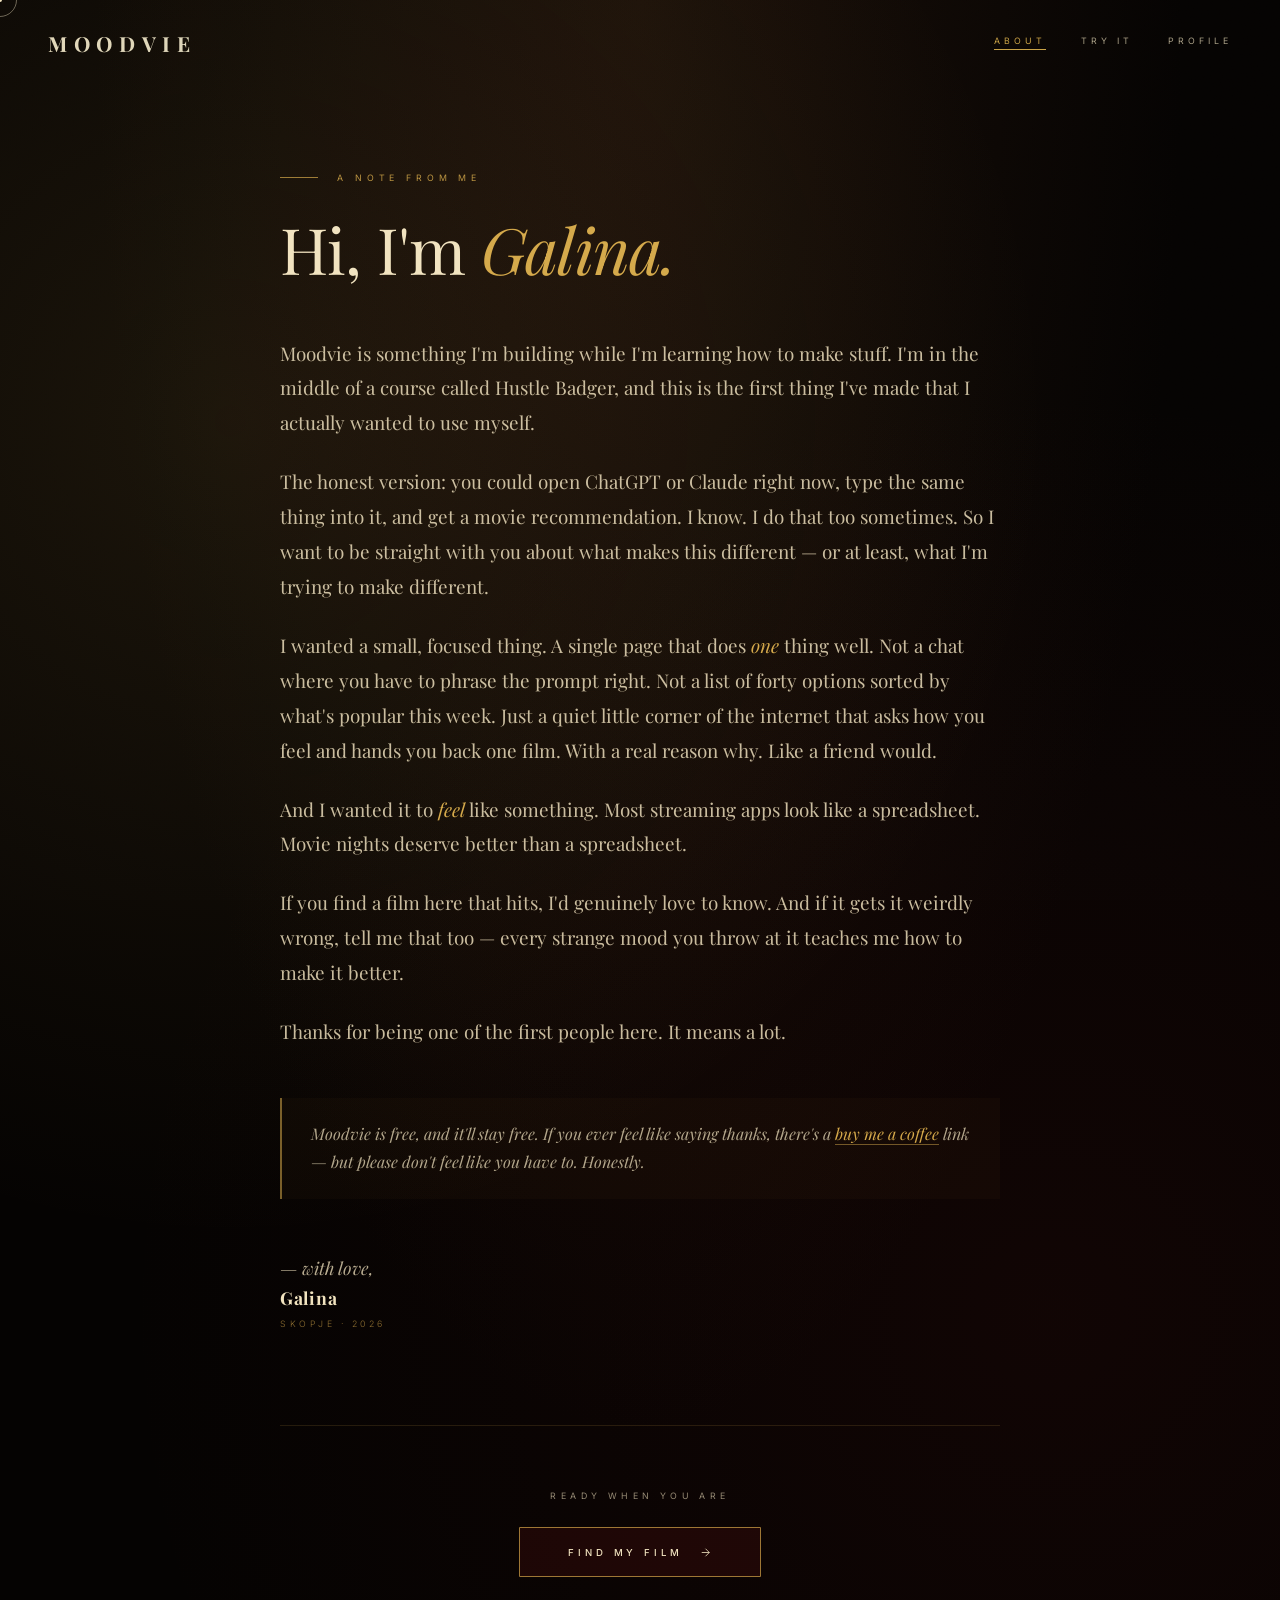
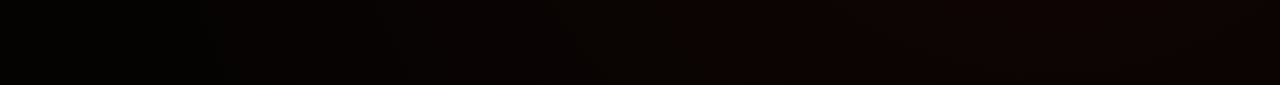
<file: about.html>
<!DOCTYPE html>
<html lang="en">
<head>
  <meta charset="UTF-8">
  <meta name="viewport" content="width=device-width, initial-scale=1.0">
  <title>About · Moodvie</title>
  <link rel="preconnect" href="https://fonts.googleapis.com">
  <link rel="preconnect" href="https://fonts.gstatic.com" crossorigin>
  <link href="https://fonts.googleapis.com/css2?family=Playfair+Display:ital,wght@0,400;0,700;0,900;1,400;1,700&family=Inter:wght@300;400;500;600&display=swap" rel="stylesheet">
  <style>
    *, *::before, *::after { box-sizing:border-box; margin:0; padding:0; }
    :root {
      --cream:  #f1e3bf;
      --gold:   #d4a84a;
      --amber:  #b4761e;
      --crimson:#7a1818;
      --ink:    #1a0f08;
      --deep:   #050302;
      --serif:  'Playfair Display', Georgia, serif;
      --sans:   'Inter', sans-serif;
    }
    html, body {
      width:100%;
      background:#050302;
      color:var(--cream);
      font-family:var(--sans);
      overflow-x:hidden;
      cursor:none;
      -webkit-font-smoothing:antialiased;
    }

    /* Custom cursor */
    .cursor {
      position:fixed; top:0; left:0;
      width:34px; height:34px;
      border:1px solid rgba(241,227,191,0.45); border-radius:50%;
      pointer-events:none; z-index:9999;
      transform:translate(-50%,-50%);
      mix-blend-mode:difference;
      transition:width .35s, height .35s, border-color .35s;
    }
    .cursor-dot {
      position:fixed; top:0; left:0;
      width:4px; height:4px;
      background:var(--cream); border-radius:50%;
      pointer-events:none; z-index:10000;
      transform:translate(-50%,-50%);
    }
    body:has(a:hover) .cursor { width:70px; height:70px; border-color:rgba(212,168,74,0.95); }

    /* Film grain */
    .grain {
      position:fixed; inset:0; z-index:9000; pointer-events:none; opacity:0.08;
      mix-blend-mode:overlay;
      background-image:url("data:image/svg+xml,%3Csvg viewBox='0 0 240 240' xmlns='http://www.w3.org/2000/svg'%3E%3Cfilter id='n'%3E%3CfeTurbulence type='fractalNoise' baseFrequency='1.1' numOctaves='3' stitchTiles='stitch'/%3E%3C/filter%3E%3Crect width='100%25' height='100%25' filter='url(%23n)'/%3E%3C/svg%3E");
      background-size:200px;
      animation:grain 1.4s steps(8) infinite;
    }
    @keyframes grain {
      0%,100%{transform:translate(0,0)}  20%{transform:translate(-3%,2%)}
      40%{transform:translate(2%,-3%)}    60%{transform:translate(-2%,3%)}
      80%{transform:translate(3%,-2%)}
    }

    /* Nav */
    .nav {
      position:fixed; top:0; left:0; right:0; z-index:100;
      padding:1.8rem 3rem;
      display:flex; align-items:center; justify-content:space-between;
      mix-blend-mode:difference;
    }
    .marquee {
      font-family:var(--serif); font-size:1.3rem; font-weight:700;
      letter-spacing:0.32em; text-transform:uppercase; color:var(--cream);
      text-decoration:none; cursor:none;
    }
    .nav-links { display:flex; align-items:center; gap:2.2rem; }
    .nav-link {
      font-family:var(--sans); font-size:0.55rem; font-weight:400;
      letter-spacing:0.45em; text-transform:uppercase;
      color:rgba(241,227,191,0.7);
      text-decoration:none; cursor:none;
      position:relative; padding-bottom:4px;
      transition:color .3s ease;
    }
    .nav-link.active { color:var(--gold); }
    .nav-link::after {
      content:''; position:absolute; left:0; right:0; bottom:0;
      height:1px; background:var(--gold);
      transform:scaleX(0); transform-origin:left;
      transition:transform .4s cubic-bezier(.22,1,.36,1);
    }
    .nav-link:hover { color:var(--cream); }
    .nav-link:hover::after { transform:scaleX(1); }
    .nav-link.active::after { transform:scaleX(1); }

    /* Note section */
    .note-section {
      min-height:100vh;
      padding:18vh 6vw 12vh;
      background:
        radial-gradient(ellipse at top, #1a0f08 0%, #050302 60%);
      position:relative; overflow:hidden;
    }
    .note-section::before {
      content:''; position:absolute; inset:0;
      background:
        radial-gradient(circle at 18% 25%, rgba(212,168,74,0.10), transparent 50%),
        radial-gradient(circle at 82% 78%, rgba(122,24,24,0.10), transparent 55%);
      pointer-events:none;
    }
    .note-inner {
      max-width:720px; margin:0 auto;
      position:relative; z-index:2;
    }
    .note-eyebrow {
      font-family:var(--sans); font-size:0.55rem; font-weight:400;
      letter-spacing:0.55em; text-transform:uppercase;
      color:rgba(212,168,74,0.85);
      display:inline-flex; align-items:center; gap:1.2rem;
      margin-bottom:2rem;
      opacity:0; transform:translateX(-20px);
      animation:fadeIn 0.9s 0.2s ease forwards;
    }
    .note-eyebrow::before { content:''; width:38px; height:1px; background:rgba(212,168,74,0.7); }

    .note-headline {
      font-family:var(--serif);
      font-size:clamp(2.4rem, 5vw, 4.2rem);
      font-weight:400; line-height:1.05; color:var(--cream);
      letter-spacing:-0.012em;
      margin-bottom:3.4rem;
      opacity:0; transform:translateY(30px);
      animation:fadeIn 1.1s 0.35s cubic-bezier(.22,1,.36,1) forwards;
    }
    .note-headline em { font-style:italic; color:var(--gold); }

    .note-body p {
      font-family:var(--serif);
      font-size:1.18rem; font-weight:400;
      line-height:1.85; color:rgba(241,227,191,0.82);
      margin-bottom:1.5rem;
      opacity:0; transform:translateY(20px);
      animation:fadeIn 1s ease forwards;
    }
    .note-body p:nth-child(1) { animation-delay:0.55s; }
    .note-body p:nth-child(2) { animation-delay:0.75s; }
    .note-body p:nth-child(3) { animation-delay:0.95s; }
    .note-body p:nth-child(4) { animation-delay:1.15s; }
    .note-body p:nth-child(5) { animation-delay:1.35s; }
    .note-body p:nth-child(6) { animation-delay:1.55s; }
    .note-body p:last-child { margin-bottom:0; }
    .note-body em { font-style:italic; color:var(--gold); }
    .note-body a {
      color:var(--gold); text-decoration:none;
      border-bottom:1px solid rgba(212,168,74,0.5);
      transition:border-color .3s;
    }
    .note-body a:hover { border-bottom-color:var(--gold); }

    .note-coffee {
      margin-top:3rem;
      padding:1.4rem 1.8rem;
      border-left:2px solid rgba(212,168,74,0.55);
      background:rgba(212,168,74,0.03);
      font-family:var(--serif); font-style:italic;
      font-size:1rem; line-height:1.75;
      color:rgba(241,227,191,0.72);
      opacity:0; transform:translateY(20px);
      animation:fadeIn 1s 1.7s ease forwards;
    }
    .note-coffee a {
      color:var(--gold); text-decoration:none;
      border-bottom:1px solid rgba(212,168,74,0.5);
      transition:border-color .3s;
    }
    .note-coffee a:hover { border-bottom-color:var(--gold); }

    .note-signature {
      margin-top:3.6rem;
      font-family:var(--serif); font-style:italic;
      font-size:1.1rem; color:rgba(241,227,191,0.75);
      opacity:0; transform:translateY(20px);
      animation:fadeIn 1s 1.9s ease forwards;
    }
    .note-signature .name {
      display:block; color:var(--cream); font-weight:700;
      margin-top:0.4rem; font-style:normal;
      letter-spacing:0.04em;
    }
    .note-signature .place {
      display:block;
      font-family:var(--sans); font-size:0.55rem; font-weight:300;
      letter-spacing:0.4em; text-transform:uppercase;
      color:rgba(212,168,74,0.65);
      margin-top:0.6rem; font-style:normal;
    }

    /* Bottom CTA back to app */
    .back-cta {
      text-align:center;
      margin-top:6rem;
      padding-top:4rem;
      border-top:1px solid rgba(212,168,74,0.15);
      opacity:0; transform:translateY(20px);
      animation:fadeIn 1s 2.1s ease forwards;
    }
    .back-cta p {
      font-family:var(--sans); font-size:0.55rem; font-weight:400;
      letter-spacing:0.5em; text-transform:uppercase;
      color:rgba(241,227,191,0.6);
      margin-bottom:1.6rem;
    }
    .enter-btn {
      display:inline-flex; align-items:center; gap:1rem;
      padding:1.1rem 3rem;
      border:1px solid rgba(212,168,74,0.7);
      background:rgba(122,24,24,0.18);
      color:var(--cream);
      font-family:var(--sans); font-size:0.6rem; font-weight:500;
      letter-spacing:0.4em; text-transform:uppercase;
      text-decoration:none; border-radius:1px;
      position:relative; overflow:hidden; cursor:none;
    }
    .enter-btn::before {
      content:''; position:absolute; inset:0;
      background:linear-gradient(90deg, var(--gold), var(--amber));
      transform:translateX(-101%);
      transition:transform .55s cubic-bezier(.4,0,.2,1);
    }
    .enter-btn:hover::before { transform:translateX(0); }
    .enter-btn:hover { color:var(--deep); border-color:var(--gold); }
    .enter-btn span, .enter-btn svg { position:relative; z-index:1; }

    @keyframes fadeIn {
      to { opacity:1; transform:translate(0,0); }
    }

    @media (hover:none), (pointer:coarse) {
      html, body { cursor:auto; }
      .cursor, .cursor-dot { display:none !important; }
      a, button { cursor:auto; }
    }
    @media (max-width:780px) {
      .nav { padding:1.4rem 1.5rem; }
      .nav-links { gap:1.2rem; }
      .marquee { font-size:1rem; }
      .note-section { padding:14vh 5vw 10vh; }
      .note-headline { font-size:clamp(2rem, 6vw, 3rem); }
      .note-body p { font-size:1rem; line-height:1.7; }
      .note-coffee { font-size:0.9rem; }
      .enter-btn { padding:1rem 2.5rem; font-size:0.55rem; }
    }
  </style>
</head>
<body>

  <div class="cursor" id="cursor"></div>
  <div class="cursor-dot" id="dot"></div>
  <div class="grain"></div>

  <nav class="nav">
    <a class="marquee" href="/">Moodvie</a>
    <div class="nav-links">
      <a class="nav-link active" href="about.html">About</a>
      <a class="nav-link" href="app.html">Try it</a>
      <a class="nav-link" href="profile.html">Profile</a>
    </div>
  </nav>

  <section class="note-section">
    <div class="note-inner">
      <p class="note-eyebrow">A note from me</p>
      <h2 class="note-headline">Hi, I'm <em>Galina.</em></h2>

      <div class="note-body">
        <p>Moodvie is something I'm building while I'm learning how to make stuff. I'm in the middle of a course called Hustle Badger, and this is the first thing I've made that I actually wanted to use myself.</p>

        <p>The honest version: you could open ChatGPT or Claude right now, type the same thing into it, and get a movie recommendation. I know. I do that too sometimes. So I want to be straight with you about what makes this different — or at least, what I'm trying to make different.</p>

        <p>I wanted a small, focused thing. A single page that does <em>one</em> thing well. Not a chat where you have to phrase the prompt right. Not a list of forty options sorted by what's popular this week. Just a quiet little corner of the internet that asks how you feel and hands you back one film. With a real reason why. Like a friend would.</p>

        <p>And I wanted it to <em>feel</em> like something. Most streaming apps look like a spreadsheet. Movie nights deserve better than a spreadsheet.</p>

        <p>If you find a film here that hits, I'd genuinely love to know. And if it gets it weirdly wrong, tell me that too — every strange mood you throw at it teaches me how to make it better.</p>

        <p>Thanks for being one of the first people here. It means a lot.</p>
      </div>

      <div class="note-coffee">
        Moodvie is free, and it'll stay free. If you ever feel like saying thanks, there's a <a href="#" id="coffeeLink">buy me a coffee</a> link — but please don't feel like you have to. Honestly.
      </div>

      <p class="note-signature">
        — with love,
        <span class="name">Galina</span>
        <span class="place">Skopje · 2026</span>
      </p>

      <div class="back-cta">
        <p>Ready when you are</p>
        <a class="enter-btn" href="app.html">
          <span>Find My Film</span>
          <svg viewBox="0 0 24 24" fill="none" stroke="currentColor" stroke-width="1.5" width="13" height="13">
            <path d="M5 12h14M12 5l7 7-7 7"/>
          </svg>
        </a>
      </div>
    </div>
  </section>

  <script>
    // Custom cursor
    const cursorEl = document.getElementById('cursor');
    const dotEl    = document.getElementById('dot');
    let mxRaw = 0, myRaw = 0, cx = 0, cy = 0;
    document.addEventListener('mousemove', e => {
      mxRaw = e.clientX; myRaw = e.clientY;
      dotEl.style.transform = `translate(${e.clientX}px, ${e.clientY}px) translate(-50%,-50%)`;
    });
    (function loopCursor() {
      cx += (mxRaw-cx)*0.14; cy += (myRaw-cy)*0.14;
      cursorEl.style.transform = `translate(${cx}px, ${cy}px) translate(-50%,-50%)`;
      requestAnimationFrame(loopCursor);
    })();
  </script>
</body>
</html>
</file>
